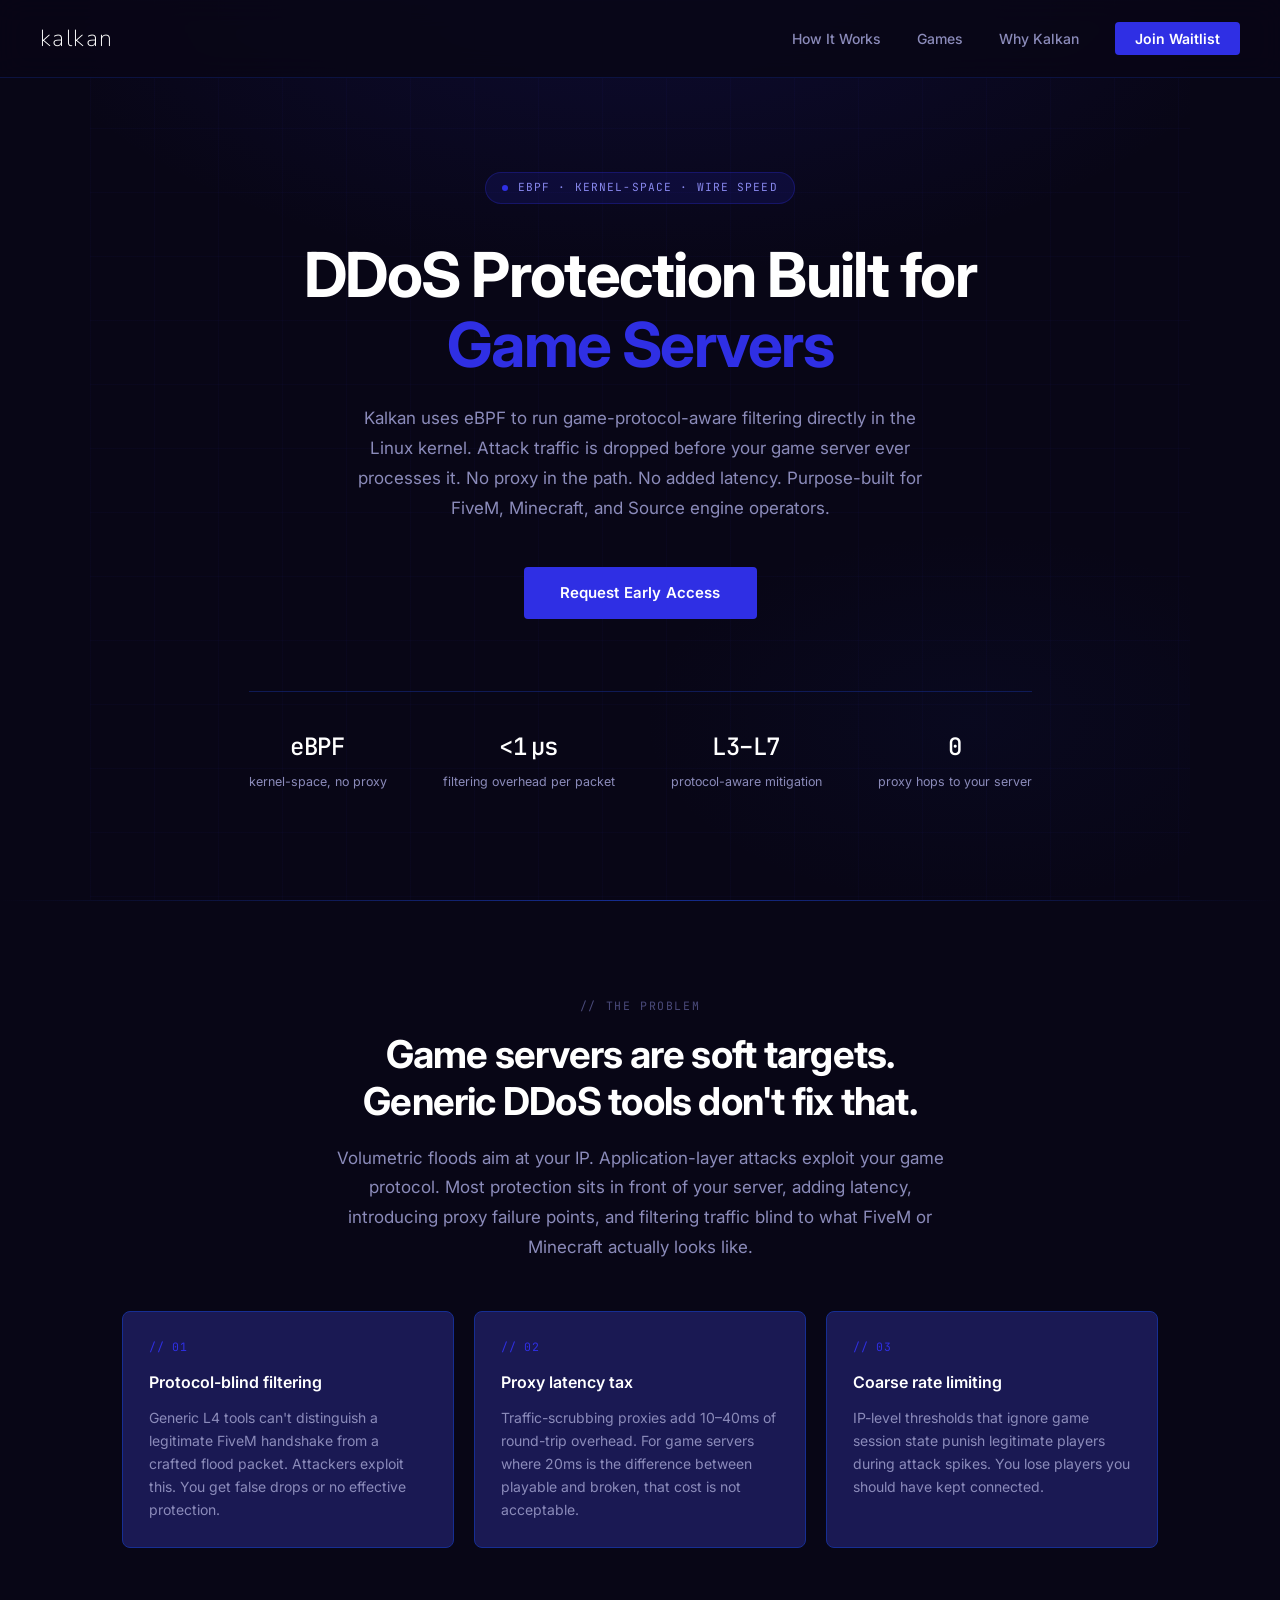
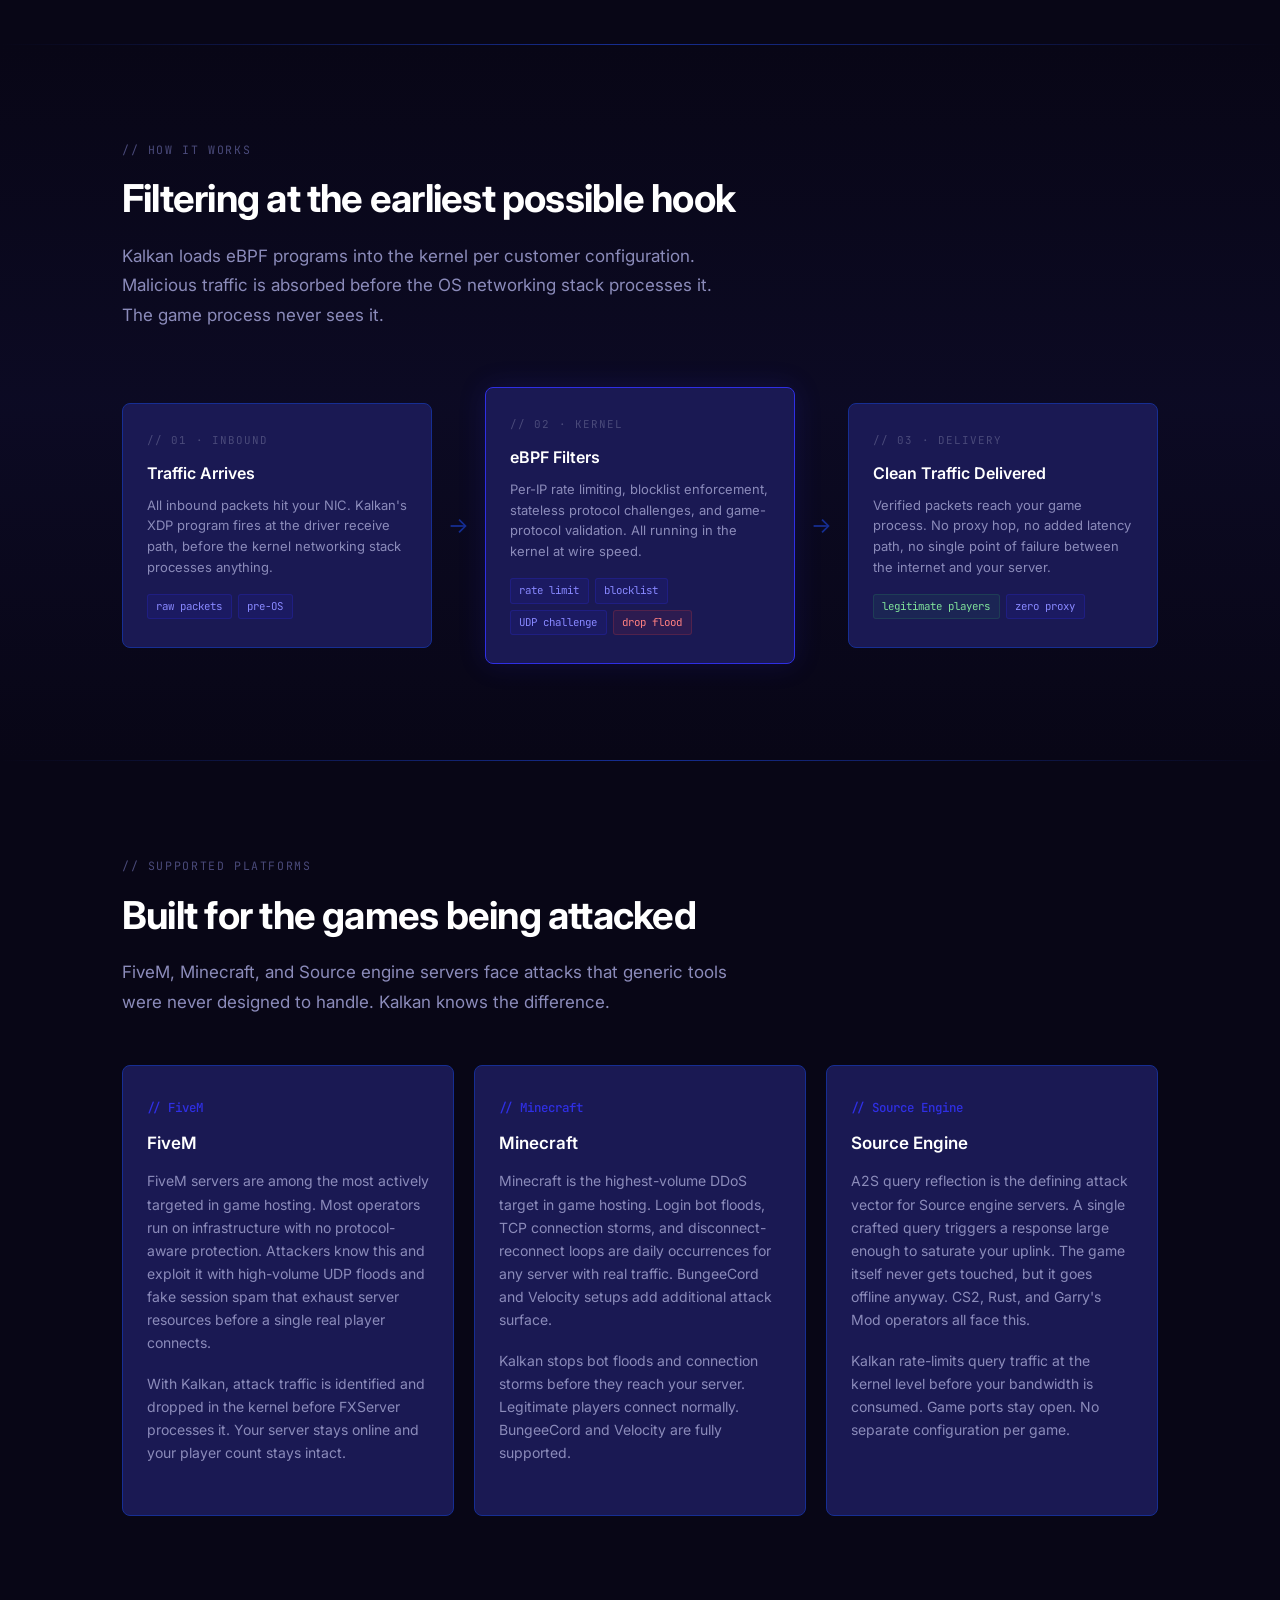
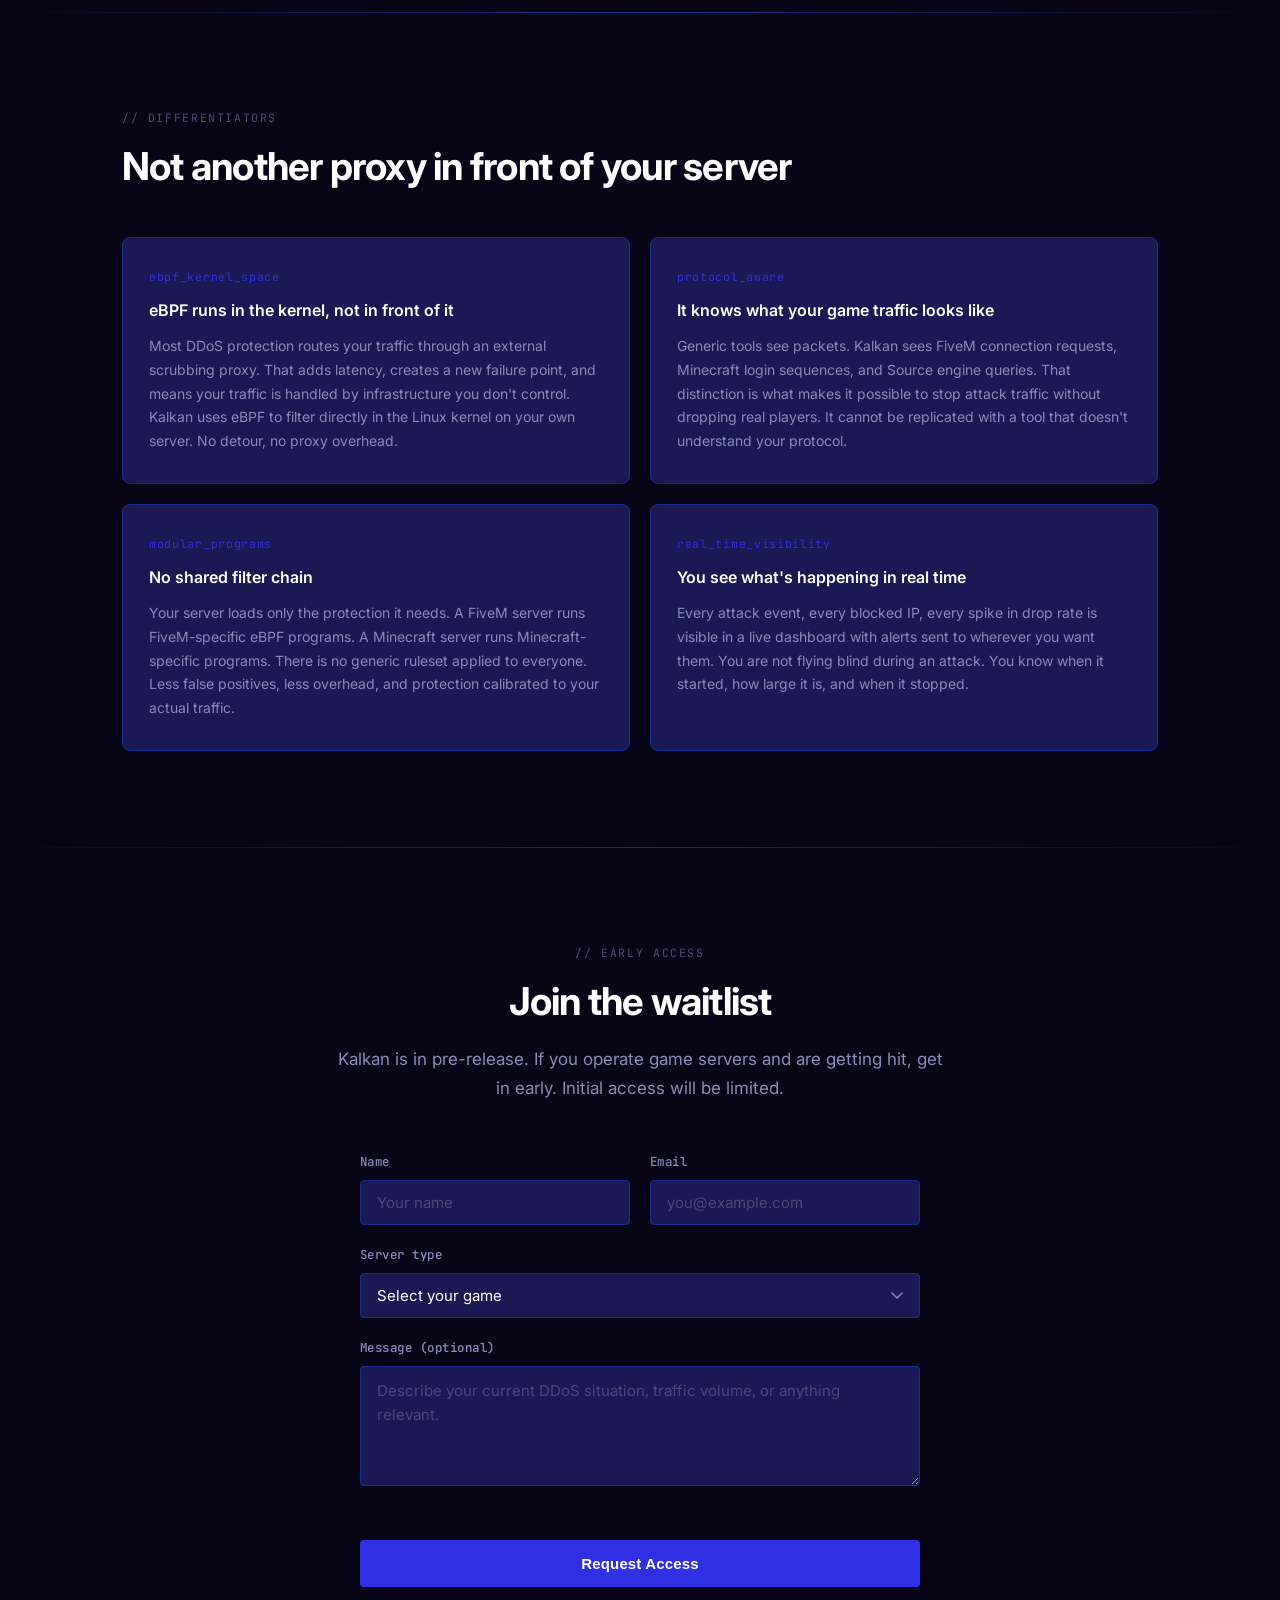
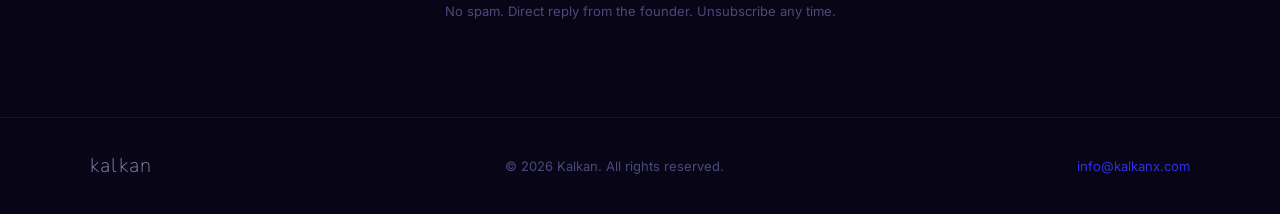
<file: index.html>
<!DOCTYPE html>
<html lang="en">
<head>
  <meta charset="UTF-8">
  <meta name="viewport" content="width=device-width, initial-scale=1.0">
  <title>Kalkan: Game Server DDoS Protection at Wire Speed</title>
  <meta name="description" content="eBPF-powered DDoS protection for FiveM, Minecraft, and Source engine game servers. Kernel-space filtering with no proxy overhead.">
  <link rel="preconnect" href="https://fonts.googleapis.com">
  <link rel="preconnect" href="https://fonts.gstatic.com" crossorigin>
  <link href="https://fonts.googleapis.com/css2?family=Inter:wght@300;400;500;600;700&family=JetBrains+Mono:wght@400;500&family=Nunito:wght@200;300&display=swap" rel="stylesheet">
  <link rel="stylesheet" href="style.css">
</head>
<body>

<!-- Navigation -->
<nav>
  <a href="#hero" class="nav-logo">kalkan</a>
  <ul class="nav-links">
    <li><a href="#how-it-works">How It Works</a></li>
    <li><a href="#games">Games</a></li>
    <li><a href="#why">Why Kalkan</a></li>
    <li><a href="#waitlist" class="nav-cta">Join Waitlist</a></li>
  </ul>
</nav>

<!-- Hero -->
<section id="hero">
  <div class="hero-content">
    <div class="hero-badge">
      <span class="badge-dot"></span>
      eBPF &middot; Kernel-space &middot; Wire Speed
    </div>
    <h1>DDoS Protection Built for<br><em>Game Servers</em></h1>
    <p class="hero-sub">
      Kalkan uses eBPF to run game-protocol-aware filtering directly in the Linux kernel. Attack traffic is dropped before your game server ever processes it. No proxy in the path. No added latency. Purpose-built for FiveM, Minecraft, and Source engine operators.
    </p>
    <a href="#waitlist" class="btn-primary">Request Early Access</a>
    <div class="hero-stats">
      <div>
        <span class="stat-value">eBPF</span>
        <span class="stat-label">kernel-space, no proxy</span>
      </div>
      <div>
        <span class="stat-value">&lt;1&thinsp;&mu;s</span>
        <span class="stat-label">filtering overhead per packet</span>
      </div>
      <div>
        <span class="stat-value">L3–L7</span>
        <span class="stat-label">protocol-aware mitigation</span>
      </div>
      <div>
        <span class="stat-value">0</span>
        <span class="stat-label">proxy hops to your server</span>
      </div>
    </div>
  </div>
</section>

<div class="divider"></div>

<!-- Problem -->
<section id="problem">
  <div class="section-label">// the problem</div>
  <h2>Game servers are soft targets.<br>Generic DDoS tools don't fix that.</h2>
  <p class="section-intro">
    Volumetric floods aim at your IP. Application-layer attacks exploit your game protocol. Most protection sits in front of your server, adding latency, introducing proxy failure points, and filtering traffic blind to what FiveM or Minecraft actually looks like.
  </p>
  <div class="problem-cards">
    <div class="problem-card">
      <span class="problem-num">// 01</span>
      <h3>Protocol-blind filtering</h3>
      <p>Generic L4 tools can't distinguish a legitimate FiveM handshake from a crafted flood packet. Attackers exploit this. You get false drops or no effective protection.</p>
    </div>
    <div class="problem-card">
      <span class="problem-num">// 02</span>
      <h3>Proxy latency tax</h3>
      <p>Traffic-scrubbing proxies add 10–40ms of round-trip overhead. For game servers where 20ms is the difference between playable and broken, that cost is not acceptable.</p>
    </div>
    <div class="problem-card">
      <span class="problem-num">// 03</span>
      <h3>Coarse rate limiting</h3>
      <p>IP-level thresholds that ignore game session state punish legitimate players during attack spikes. You lose players you should have kept connected.</p>
    </div>
  </div>
</section>

<div class="divider"></div>

<!-- How It Works -->
<div class="bg-subtle" id="how-it-works">
  <div class="section-wide">
    <div class="section-label">// how it works</div>
    <h2>Filtering at the earliest possible hook</h2>
    <p class="section-intro">
      Kalkan loads eBPF programs into the kernel per customer configuration. Malicious traffic is absorbed before the OS networking stack processes it. The game process never sees it.
    </p>
    <div class="pipeline">
      <div class="pipeline-step">
        <span class="step-num">// 01 &middot; inbound</span>
        <h3>Traffic Arrives</h3>
        <p>All inbound packets hit your NIC. Kalkan's XDP program fires at the driver receive path, before the kernel networking stack processes anything.</p>
        <div class="tags">
          <span class="tag tag-blue">raw packets</span>
          <span class="tag tag-blue">pre-OS</span>
        </div>
      </div>
      <div class="pipeline-arrow">→</div>
      <div class="pipeline-step is-kernel">
        <span class="step-num">// 02 &middot; kernel</span>
        <h3>eBPF Filters</h3>
        <p>Per-IP rate limiting, blocklist enforcement, stateless protocol challenges, and game-protocol validation. All running in the kernel at wire speed.</p>
        <div class="tags">
          <span class="tag tag-blue">rate limit</span>
          <span class="tag tag-blue">blocklist</span>
          <span class="tag tag-blue">UDP challenge</span>
          <span class="tag tag-red">drop flood</span>
        </div>
      </div>
      <div class="pipeline-arrow">→</div>
      <div class="pipeline-step">
        <span class="step-num">// 03 &middot; delivery</span>
        <h3>Clean Traffic Delivered</h3>
        <p>Verified packets reach your game process. No proxy hop, no added latency path, no single point of failure between the internet and your server.</p>
        <div class="tags">
          <span class="tag tag-green">legitimate players</span>
          <span class="tag tag-blue">zero proxy</span>
        </div>
      </div>
    </div>
  </div>
</div>

<div class="divider"></div>

<!-- Games -->
<section id="games">
  <div class="section-label">// supported platforms</div>
  <h2>Built for the games being attacked</h2>
  <p class="section-intro">
    FiveM, Minecraft, and Source engine servers face attacks that generic tools were never designed to handle. Kalkan knows the difference.
  </p>
  <div class="games-grid">
    <div class="game-card">
      <span class="game-id">// FiveM</span>
      <h3>FiveM</h3>
      <p>FiveM servers are among the most actively targeted in game hosting. Most operators run on infrastructure with no protocol-aware protection. Attackers know this and exploit it with high-volume UDP floods and fake session spam that exhaust server resources before a single real player connects.</p>
      <p>With Kalkan, attack traffic is identified and dropped in the kernel before FXServer processes it. Your server stays online and your player count stays intact.</p>
    </div>
    <div class="game-card">
      <span class="game-id">// Minecraft</span>
      <h3>Minecraft</h3>
      <p>Minecraft is the highest-volume DDoS target in game hosting. Login bot floods, TCP connection storms, and disconnect-reconnect loops are daily occurrences for any server with real traffic. BungeeCord and Velocity setups add additional attack surface.</p>
      <p>Kalkan stops bot floods and connection storms before they reach your server. Legitimate players connect normally. BungeeCord and Velocity are fully supported.</p>
    </div>
    <div class="game-card">
      <span class="game-id">// Source Engine</span>
      <h3>Source Engine</h3>
      <p>A2S query reflection is the defining attack vector for Source engine servers. A single crafted query triggers a response large enough to saturate your uplink. The game itself never gets touched, but it goes offline anyway. CS2, Rust, and Garry's Mod operators all face this.</p>
      <p>Kalkan rate-limits query traffic at the kernel level before your bandwidth is consumed. Game ports stay open. No separate configuration per game.</p>
    </div>
  </div>
</section>

<div class="divider"></div>

<!-- Why Kalkan -->
<section id="why">
  <div class="section-label">// differentiators</div>
  <h2>Not another proxy in front of your server</h2>
  <div class="why-grid">
    <div class="why-card">
      <span class="why-key">ebpf_kernel_space</span>
      <h3>eBPF runs in the kernel, not in front of it</h3>
      <p>Most DDoS protection routes your traffic through an external scrubbing proxy. That adds latency, creates a new failure point, and means your traffic is handled by infrastructure you don't control. Kalkan uses eBPF to filter directly in the Linux kernel on your own server. No detour, no proxy overhead.</p>
    </div>
    <div class="why-card">
      <span class="why-key">protocol_aware</span>
      <h3>It knows what your game traffic looks like</h3>
      <p>Generic tools see packets. Kalkan sees FiveM connection requests, Minecraft login sequences, and Source engine queries. That distinction is what makes it possible to stop attack traffic without dropping real players. It cannot be replicated with a tool that doesn't understand your protocol.</p>
    </div>
    <div class="why-card">
      <span class="why-key">modular_programs</span>
      <h3>No shared filter chain</h3>
      <p>Your server loads only the protection it needs. A FiveM server runs FiveM-specific eBPF programs. A Minecraft server runs Minecraft-specific programs. There is no generic ruleset applied to everyone. Less false positives, less overhead, and protection calibrated to your actual traffic.</p>
    </div>
    <div class="why-card">
      <span class="why-key">real_time_visibility</span>
      <h3>You see what's happening in real time</h3>
      <p>Every attack event, every blocked IP, every spike in drop rate is visible in a live dashboard with alerts sent to wherever you want them. You are not flying blind during an attack. You know when it started, how large it is, and when it stopped.</p>
    </div>
  </div>
</section>

<div class="divider"></div>

<!-- Waitlist -->
<section id="waitlist">
  <div class="section-label">// early access</div>
  <h2>Join the waitlist</h2>
  <p class="section-intro">
    Kalkan is in pre-release. If you operate game servers and are getting hit, get in early. Initial access will be limited.
  </p>
  <form class="form-wrap" action="https://api.web3forms.com/submit" method="POST">
    <input type="hidden" name="access_key" value="5bf52de4-3894-460c-8d08-30e05726d193">
    <input type="hidden" name="subject" value="New Waitlist Request - Kalkan">
    <input type="hidden" name="redirect" value="https://kalkanx.github.io/thank-you.html">
    <div class="form-row">
      <div class="form-group">
        <label for="name">Name</label>
        <input type="text" id="name" name="name" placeholder="Your name" required>
      </div>
      <div class="form-group">
        <label for="email">Email</label>
        <input type="email" id="email" name="email" placeholder="you@example.com" required>
      </div>
    </div>
    <div class="form-group">
      <label for="server-type">Server type</label>
      <select id="server-type" name="server_type" required>
        <option value="" disabled selected>Select your game</option>
        <option value="fivem">FiveM / GTA V</option>
        <option value="minecraft-java">Minecraft Java</option>
        <option value="minecraft-bedrock">Minecraft Bedrock</option>
        <option value="cs2">CS2</option>
        <option value="rust">Rust</option>
        <option value="gmod">Garry's Mod</option>
        <option value="other">Other</option>
      </select>
    </div>
    <div class="form-group">
      <label for="message">Message (optional)</label>
      <textarea id="message" name="message" placeholder="Describe your current DDoS situation, traffic volume, or anything relevant."></textarea>
    </div>
    <div class="h-captcha" data-captcha="true" data-theme="dark"></div>
    <button type="submit" class="btn-primary btn-submit">Request Access</button>
    <p class="form-note">No spam. Direct reply from the founder. Unsubscribe any time.</p>
  </form>
</section>

<!-- Footer -->
<footer>
  <div class="footer-inner">
    <span class="footer-logo">kalkan</span>
    <span class="footer-copy">&copy; 2026 Kalkan. All rights reserved.</span>
    <span class="footer-contact"><a href="mailto:info@kalkanx.com">info@kalkanx.com</a></span>
  </div>
</footer>

<script src="https://web3forms.com/client/script.js" async defer></script>
</body>
</html>
</file>
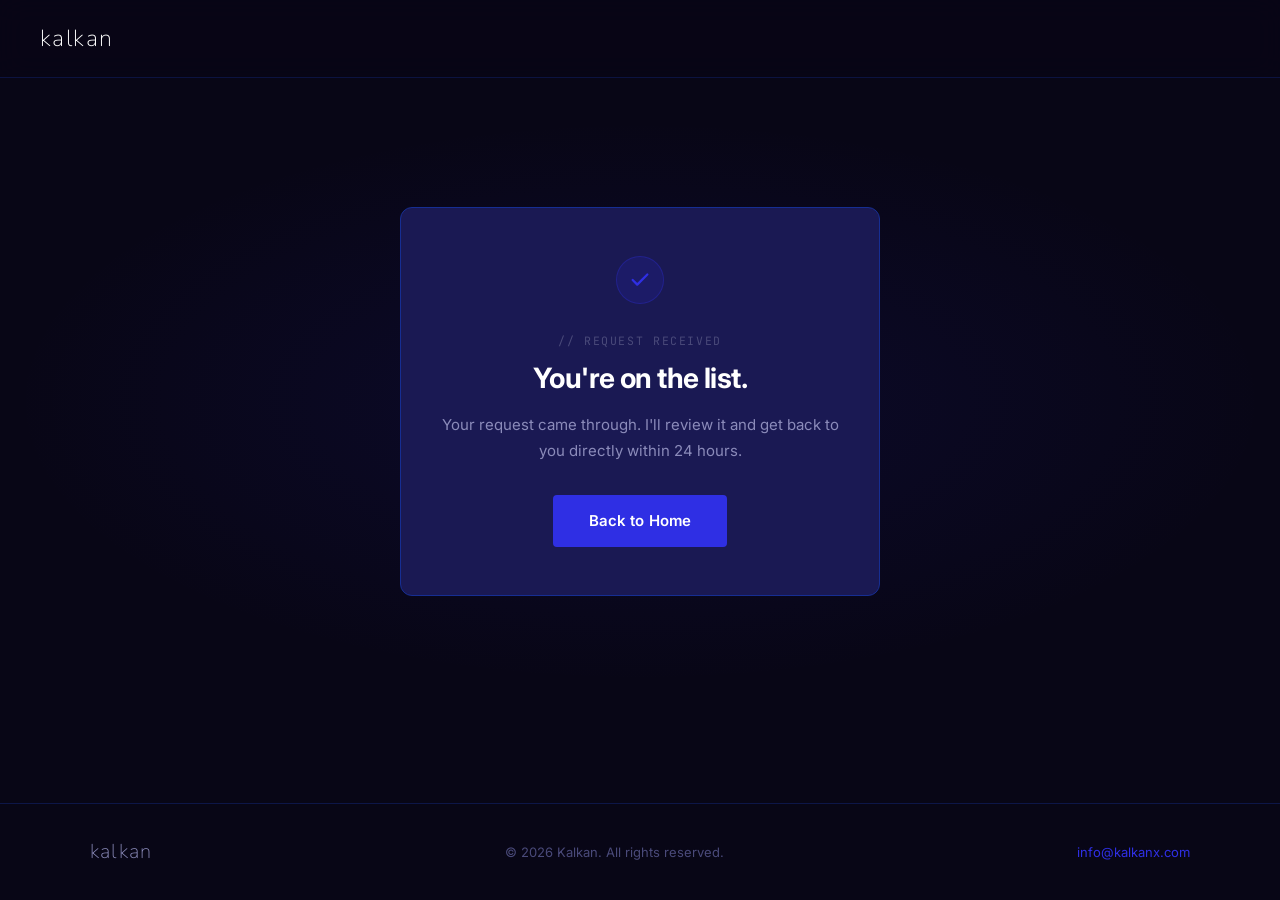
<file: thank-you.html>
<!DOCTYPE html>
<html lang="en">
<head>
  <meta charset="UTF-8">
  <meta name="viewport" content="width=device-width, initial-scale=1.0">
  <title>Kalkan: Request Received</title>
  <link rel="preconnect" href="https://fonts.googleapis.com">
  <link rel="preconnect" href="https://fonts.gstatic.com" crossorigin>
  <link href="https://fonts.googleapis.com/css2?family=Inter:wght@300;400;500;600;700&family=JetBrains+Mono:wght@400;500&family=Nunito:wght@200;300&display=swap" rel="stylesheet">
  <link rel="stylesheet" href="style.css">
  <style>
    body {
      display: flex;
      flex-direction: column;
      min-height: 100vh;
    }
    .thankyou-wrap {
      flex: 1;
      display: flex;
      align-items: center;
      justify-content: center;
      padding: 2rem;
      position: relative;
      overflow: hidden;
    }
    .thankyou-wrap::before {
      content: '';
      position: absolute;
      inset: 0;
      background: radial-gradient(ellipse 70% 50% at 50% 50%, rgba(47, 47, 228, 0.1) 0%, transparent 70%);
      pointer-events: none;
    }
    .thankyou-box {
      position: relative;
      z-index: 1;
      max-width: 480px;
      width: 100%;
      background: var(--bg-card);
      border: 1px solid var(--border);
      border-radius: 12px;
      padding: 3rem 2.5rem;
      text-align: center;
    }
    .thankyou-icon {
      width: 48px;
      height: 48px;
      background: var(--accent-dim);
      border: 1px solid rgba(47, 47, 228, 0.3);
      border-radius: 50%;
      display: flex;
      align-items: center;
      justify-content: center;
      margin: 0 auto 1.75rem;
    }
    .thankyou-icon svg {
      width: 22px;
      height: 22px;
      stroke: var(--accent);
      fill: none;
      stroke-width: 2.5;
      stroke-linecap: round;
      stroke-linejoin: round;
    }
    .thankyou-label {
      font-family: var(--mono);
      font-size: 0.72rem;
      letter-spacing: 0.14em;
      text-transform: uppercase;
      color: var(--text-dim);
      margin-bottom: 0.75rem;
    }
    .thankyou-box h1 {
      font-size: 1.75rem;
      font-weight: 700;
      letter-spacing: -0.02em;
      line-height: 1.2;
      margin-bottom: 1rem;
      color: var(--text);
    }
    .thankyou-box p {
      font-size: 0.9375rem;
      color: var(--text-muted);
      line-height: 1.7;
      margin-bottom: 2rem;
    }
  </style>
</head>
<body>

<nav>
  <a href="index.html" class="nav-logo">kalkan</a>
</nav>

<div class="thankyou-wrap">
  <div class="thankyou-box">
    <div class="thankyou-icon">
      <svg viewBox="0 0 24 24"><polyline points="20 6 9 17 4 12"/></svg>
    </div>
    <div class="thankyou-label">// request received</div>
    <h1>You're on the list.</h1>
    <p>Your request came through. I'll review it and get back to you directly within 24 hours.</p>
    <a href="index.html" class="btn-primary">Back to Home</a>
  </div>
</div>

<!-- Footer -->
<footer>
  <div class="footer-inner">
    <span class="footer-logo">kalkan</span>
    <span class="footer-copy">&copy; 2026 Kalkan. All rights reserved.</span>
    <span class="footer-contact"><a href="mailto:info@kalkanx.com">info@kalkanx.com</a></span>
  </div>
</footer>

</body>
</html>
</file>
<file: style.css>
:root {
  --bg:          #080616;
  --bg-card:     #1A1953;
  --border:      #162E93;
  --accent:      #2F2FE4;
  --accent-dim:  rgba(47, 47, 228, 0.14);
  --accent-glow: rgba(47, 47, 228, 0.18);
  --text:        #ffffff;
  --text-muted:  #8b8bba;
  --text-dim:    #4a4a7a;
  --mono:        'JetBrains Mono', monospace;
  --sans:        'Inter', -apple-system, sans-serif;
}

*, *::before, *::after { box-sizing: border-box; margin: 0; padding: 0; }
html { scroll-behavior: smooth; }

body {
  background: var(--bg);
  color: var(--text);
  font-family: var(--sans);
  line-height: 1.6;
  -webkit-font-smoothing: antialiased;
}

/* ── Nav ── */
nav {
  position: fixed;
  top: 0; left: 0; right: 0;
  z-index: 100;
  display: flex;
  align-items: center;
  justify-content: space-between;
  padding: 1.25rem 2.5rem;
  background: rgba(8, 6, 22, 0.88);
  backdrop-filter: blur(14px);
  border-bottom: 1px solid rgba(22, 46, 147, 0.35);
}

.nav-logo {
  font-family: 'Nunito', sans-serif;
  font-size: 1.45rem;
  font-weight: 200;
  color: var(--text);
  text-decoration: none;
  letter-spacing: 0.06em;
}

.nav-links {
  display: flex;
  align-items: center;
  gap: 2.25rem;
  list-style: none;
}
.nav-links a {
  color: var(--text-muted);
  text-decoration: none;
  font-size: 0.875rem;
  font-weight: 500;
  transition: color 0.2s;
}
.nav-links a:hover { color: var(--text); }
.nav-cta {
  padding: 0.5rem 1.25rem;
  background: var(--accent);
  color: var(--text) !important;
  border-radius: 4px;
  font-weight: 600 !important;
  transition: opacity 0.2s !important;
}
.nav-cta:hover { opacity: 0.82 !important; }

/* ── Hero ── */
#hero {
  min-height: 100vh;
  display: flex;
  align-items: center;
  justify-content: center;
  text-align: center;
  padding: 9rem 2rem 5rem;
  position: relative;
  overflow: hidden;
}

#hero::before {
  content: '';
  position: absolute;
  inset: 0;
  background:
    radial-gradient(ellipse 90% 55% at 50% -5%, rgba(47, 47, 228, 0.14) 0%, transparent 65%),
    radial-gradient(ellipse 50% 35% at 80% 80%, rgba(22, 46, 147, 0.07) 0%, transparent 60%);
  pointer-events: none;
}

#hero::after {
  content: '';
  position: absolute;
  inset: 0;
  background-image:
    linear-gradient(rgba(47, 47, 228, 0.035) 1px, transparent 1px),
    linear-gradient(90deg, rgba(47, 47, 228, 0.035) 1px, transparent 1px);
  background-size: 64px 64px;
  pointer-events: none;
}

.hero-content {
  position: relative;
  z-index: 1;
  max-width: 820px;
}

.hero-badge {
  display: inline-flex;
  align-items: center;
  gap: 0.6rem;
  padding: 0.375rem 1rem;
  background: var(--accent-dim);
  border: 1px solid rgba(47, 47, 228, 0.28);
  border-radius: 2rem;
  font-family: var(--mono);
  font-size: 0.7rem;
  letter-spacing: 0.1em;
  text-transform: uppercase;
  color: #8888ee;
  margin-bottom: 2.25rem;
}
.badge-dot {
  width: 6px; height: 6px;
  background: var(--accent);
  border-radius: 50%;
  flex-shrink: 0;
  animation: blink 2.2s ease-in-out infinite;
}
@keyframes blink {
  0%, 100% { opacity: 1; box-shadow: 0 0 0 0 rgba(47,47,228,0.5); }
  50%       { opacity: 0.6; box-shadow: 0 0 0 5px rgba(47,47,228,0); }
}

h1 {
  font-size: clamp(2.25rem, 5vw, 3.875rem);
  font-weight: 700;
  line-height: 1.13;
  letter-spacing: -0.025em;
  margin-bottom: 1.5rem;
}
h1 em { font-style: normal; color: var(--accent); }

.hero-sub {
  font-size: 1.0625rem;
  color: var(--text-muted);
  max-width: 580px;
  margin: 0 auto 2.75rem;
  line-height: 1.75;
}

.btn-primary {
  display: inline-block;
  padding: 0.875rem 2.25rem;
  background: var(--accent);
  color: var(--text);
  text-decoration: none;
  font-weight: 600;
  font-size: 0.9375rem;
  border-radius: 4px;
  border: none;
  cursor: pointer;
  transition: opacity 0.2s, transform 0.15s;
  letter-spacing: 0.01em;
}
.btn-primary:hover { opacity: 0.84; transform: translateY(-1px); }
.btn-primary:active { transform: translateY(0); }

.hero-stats {
  display: flex;
  gap: 3.5rem;
  justify-content: center;
  flex-wrap: wrap;
  margin-top: 4.5rem;
  padding-top: 2.25rem;
  border-top: 1px solid rgba(22, 46, 147, 0.5);
}
.stat-value {
  display: block;
  font-family: var(--mono);
  font-size: 1.5rem;
  font-weight: 500;
  color: var(--text);
  letter-spacing: -0.02em;
}
.stat-label {
  display: block;
  font-size: 0.78rem;
  color: var(--text-muted);
  margin-top: 0.3rem;
}

/* ── Shared layout ── */
.divider {
  width: 100%;
  height: 1px;
  background: linear-gradient(90deg, transparent, var(--border), transparent);
}

section {
  max-width: 1100px;
  margin: 0 auto;
  padding: 6rem 2rem;
}

.section-label {
  font-family: var(--mono);
  font-size: 0.72rem;
  letter-spacing: 0.14em;
  text-transform: uppercase;
  color: var(--text-dim);
  margin-bottom: 1rem;
}

h2 {
  font-size: clamp(1.75rem, 3vw, 2.5rem);
  font-weight: 700;
  letter-spacing: -0.02em;
  line-height: 1.2;
  margin-bottom: 1.25rem;
}

.section-intro {
  font-size: 1.0625rem;
  color: var(--text-muted);
  line-height: 1.75;
  max-width: 620px;
}

/* ── Problem ── */
#problem { text-align: center; }
#problem .section-intro { margin: 0 auto; }

.problem-cards {
  display: grid;
  grid-template-columns: repeat(3, 1fr);
  gap: 1.25rem;
  margin-top: 3rem;
}

.problem-card {
  background: var(--bg-card);
  border: 1px solid var(--border);
  border-radius: 8px;
  padding: 1.625rem;
  text-align: left;
}
.problem-num {
  font-family: var(--mono);
  font-size: 0.72rem;
  color: var(--accent);
  letter-spacing: 0.06em;
  margin-bottom: 0.875rem;
  display: block;
}
.problem-card h3 {
  font-size: 1rem;
  font-weight: 600;
  margin-bottom: 0.625rem;
}
.problem-card p {
  font-size: 0.875rem;
  color: var(--text-muted);
  line-height: 1.65;
}

/* ── How It Works ── */
.bg-subtle {
  background: linear-gradient(180deg, transparent, rgba(26, 25, 83, 0.22) 50%, transparent);
}
.section-wide {
  max-width: 1100px;
  margin: 0 auto;
  padding: 6rem 2rem;
}

.pipeline {
  display: grid;
  grid-template-columns: 1fr auto 1fr auto 1fr;
  align-items: center;
  gap: 1rem;
  margin-top: 3.5rem;
}

.pipeline-step {
  background: var(--bg-card);
  border: 1px solid var(--border);
  border-radius: 8px;
  padding: 1.75rem 1.5rem;
}
.pipeline-step.is-kernel {
  border-color: var(--accent);
  box-shadow: 0 0 28px rgba(47, 47, 228, 0.16);
}
.step-num {
  font-family: var(--mono);
  font-size: 0.68rem;
  letter-spacing: 0.1em;
  color: var(--text-dim);
  text-transform: uppercase;
  margin-bottom: 0.75rem;
  display: block;
}
.pipeline-step h3 {
  font-size: 1rem;
  font-weight: 600;
  margin-bottom: 0.5rem;
}
.pipeline-step p {
  font-size: 0.8125rem;
  color: var(--text-muted);
  line-height: 1.6;
}
.pipeline-arrow {
  color: var(--border);
  font-size: 1.375rem;
  display: flex;
  align-items: center;
  justify-content: center;
  flex-shrink: 0;
  user-select: none;
}
.tags {
  display: flex;
  flex-wrap: wrap;
  gap: 0.375rem;
  margin-top: 1rem;
}
.tag {
  font-family: var(--mono);
  font-size: 0.675rem;
  padding: 0.2rem 0.525rem;
  border-radius: 3px;
  border: 1px solid;
}
.tag-blue  { background: rgba(47,47,228,0.1);   color: #8888ff; border-color: rgba(47,47,228,0.25); }
.tag-red   { background: rgba(228,60,60,0.09);  color: #ff8080; border-color: rgba(228,60,60,0.2); }
.tag-green { background: rgba(47,200,100,0.07); color: #7fe09a; border-color: rgba(47,200,100,0.15); }

/* ── Games ── */
.games-grid {
  display: grid;
  grid-template-columns: repeat(3, 1fr);
  gap: 1.25rem;
  margin-top: 3rem;
}
.game-card {
  background: var(--bg-card);
  border: 1px solid var(--border);
  border-radius: 8px;
  padding: 2rem 1.5rem;
  transition: border-color 0.2s, box-shadow 0.2s;
}
.game-card:hover {
  border-color: var(--accent);
  box-shadow: 0 0 24px var(--accent-glow);
}
.game-id {
  font-family: var(--mono);
  font-size: 0.78rem;
  color: var(--accent);
  font-weight: 500;
  margin-bottom: 0.75rem;
  display: block;
}
.game-card h3 {
  font-size: 1.0625rem;
  font-weight: 600;
  margin-bottom: 0.75rem;
}
.game-card p {
  font-size: 0.875rem;
  color: var(--text-muted);
  line-height: 1.65;
  margin-bottom: 1.125rem;
}
.feature-list {
  list-style: none;
  display: flex;
  flex-direction: column;
  gap: 0.4rem;
}
.feature-list li {
  font-family: var(--mono);
  font-size: 0.75rem;
  color: var(--text-dim);
  display: flex;
  align-items: center;
  gap: 0.5rem;
}
.feature-list li::before {
  content: '→';
  color: var(--accent);
  font-size: 0.7rem;
  flex-shrink: 0;
}

/* ── Why Kalkan ── */
.why-grid {
  display: grid;
  grid-template-columns: repeat(2, 1fr);
  gap: 1.25rem;
  margin-top: 3rem;
}
.why-card {
  background: var(--bg-card);
  border: 1px solid var(--border);
  border-radius: 8px;
  padding: 1.875rem 1.625rem;
}
.why-key {
  font-family: var(--mono);
  font-size: 0.72rem;
  color: var(--accent);
  letter-spacing: 0.06em;
  margin-bottom: 0.75rem;
  display: block;
}
.why-card h3 {
  font-size: 1rem;
  font-weight: 600;
  margin-bottom: 0.625rem;
}
.why-card p {
  font-size: 0.875rem;
  color: var(--text-muted);
  line-height: 1.7;
}

/* ── Waitlist ── */
#waitlist { text-align: center; }
#waitlist .section-intro { margin: 0 auto 3rem; }

.form-wrap {
  max-width: 560px;
  margin: 0 auto;
  text-align: left;
}
.form-group { margin-bottom: 1.25rem; }
.form-row {
  display: grid;
  grid-template-columns: 1fr 1fr;
  gap: 1.25rem;
}

label {
  display: block;
  font-family: var(--mono);
  font-size: 0.78rem;
  letter-spacing: 0.04em;
  color: var(--text-muted);
  font-weight: 500;
  margin-bottom: 0.5rem;
}

input, select, textarea {
  width: 100%;
  padding: 0.75rem 1rem;
  background: var(--bg-card);
  border: 1px solid var(--border);
  border-radius: 4px;
  color: var(--text);
  font-family: var(--sans);
  font-size: 0.9375rem;
  outline: none;
  transition: border-color 0.2s, box-shadow 0.2s;
  -webkit-appearance: none;
  appearance: none;
}
input::placeholder, textarea::placeholder { color: var(--text-dim); }
input:focus, select:focus, textarea:focus {
  border-color: var(--accent);
  box-shadow: 0 0 0 3px rgba(47,47,228,0.12);
}

select {
  cursor: pointer;
  background-image: url("data:image/svg+xml,%3Csvg xmlns='http://www.w3.org/2000/svg' width='12' height='7' viewBox='0 0 12 7'%3E%3Cpath d='M1 1l5 5 5-5' stroke='%238b8bba' stroke-width='1.5' fill='none' stroke-linecap='round' stroke-linejoin='round'/%3E%3C/svg%3E");
  background-repeat: no-repeat;
  background-position: right 1rem center;
  padding-right: 2.75rem;
}
select option { background: #1A1953; }

textarea { resize: vertical; min-height: 120px; line-height: 1.6; }

.btn-submit {
  width: 100%;
  margin-top: 0.375rem;
  padding: 0.9375rem;
  font-size: 0.9375rem;
}

.h-captcha { margin-bottom: 1.25rem; display: flex; justify-content: center; }

.form-note {
  text-align: center;
  font-size: 0.8125rem;
  color: var(--text-dim);
  margin-top: 0.875rem;
}

/* ── Footer ── */
footer {
  border-top: 1px solid rgba(22, 46, 147, 0.4);
  padding: 2rem 2.5rem;
}
.footer-inner {
  max-width: 1100px;
  margin: 0 auto;
  display: flex;
  align-items: center;
  justify-content: space-between;
  flex-wrap: wrap;
  gap: 1rem;
}
.footer-logo {
  font-family: 'Nunito', sans-serif;
  font-size: 1.25rem;
  font-weight: 200;
  color: var(--text-muted);
  letter-spacing: 0.06em;
}
.footer-copy { font-size: 0.8125rem; color: var(--text-dim); }
.footer-contact { font-size: 0.8125rem; color: var(--text-muted); }
.footer-contact a { color: var(--accent); text-decoration: none; }
.footer-contact a:hover { text-decoration: underline; }

/* ── Responsive ── */
@media (max-width: 900px) {
  .problem-cards { grid-template-columns: 1fr; }
  .games-grid    { grid-template-columns: 1fr; }
  .why-grid      { grid-template-columns: 1fr; }
}

@media (max-width: 760px) {
  .nav-links { display: none; }
  .pipeline { grid-template-columns: 1fr; }
  .pipeline-arrow { display: none; }
  .form-row { grid-template-columns: 1fr; }
  .hero-stats { gap: 2rem; }
  .footer-inner { flex-direction: column; text-align: center; }
}

@media (max-width: 480px) {
  nav { padding: 1rem 1.25rem; }
  #hero { padding: 7rem 1.25rem 3.5rem; }
  section, .section-wide { padding: 4.5rem 1.25rem; }
}
</file>
